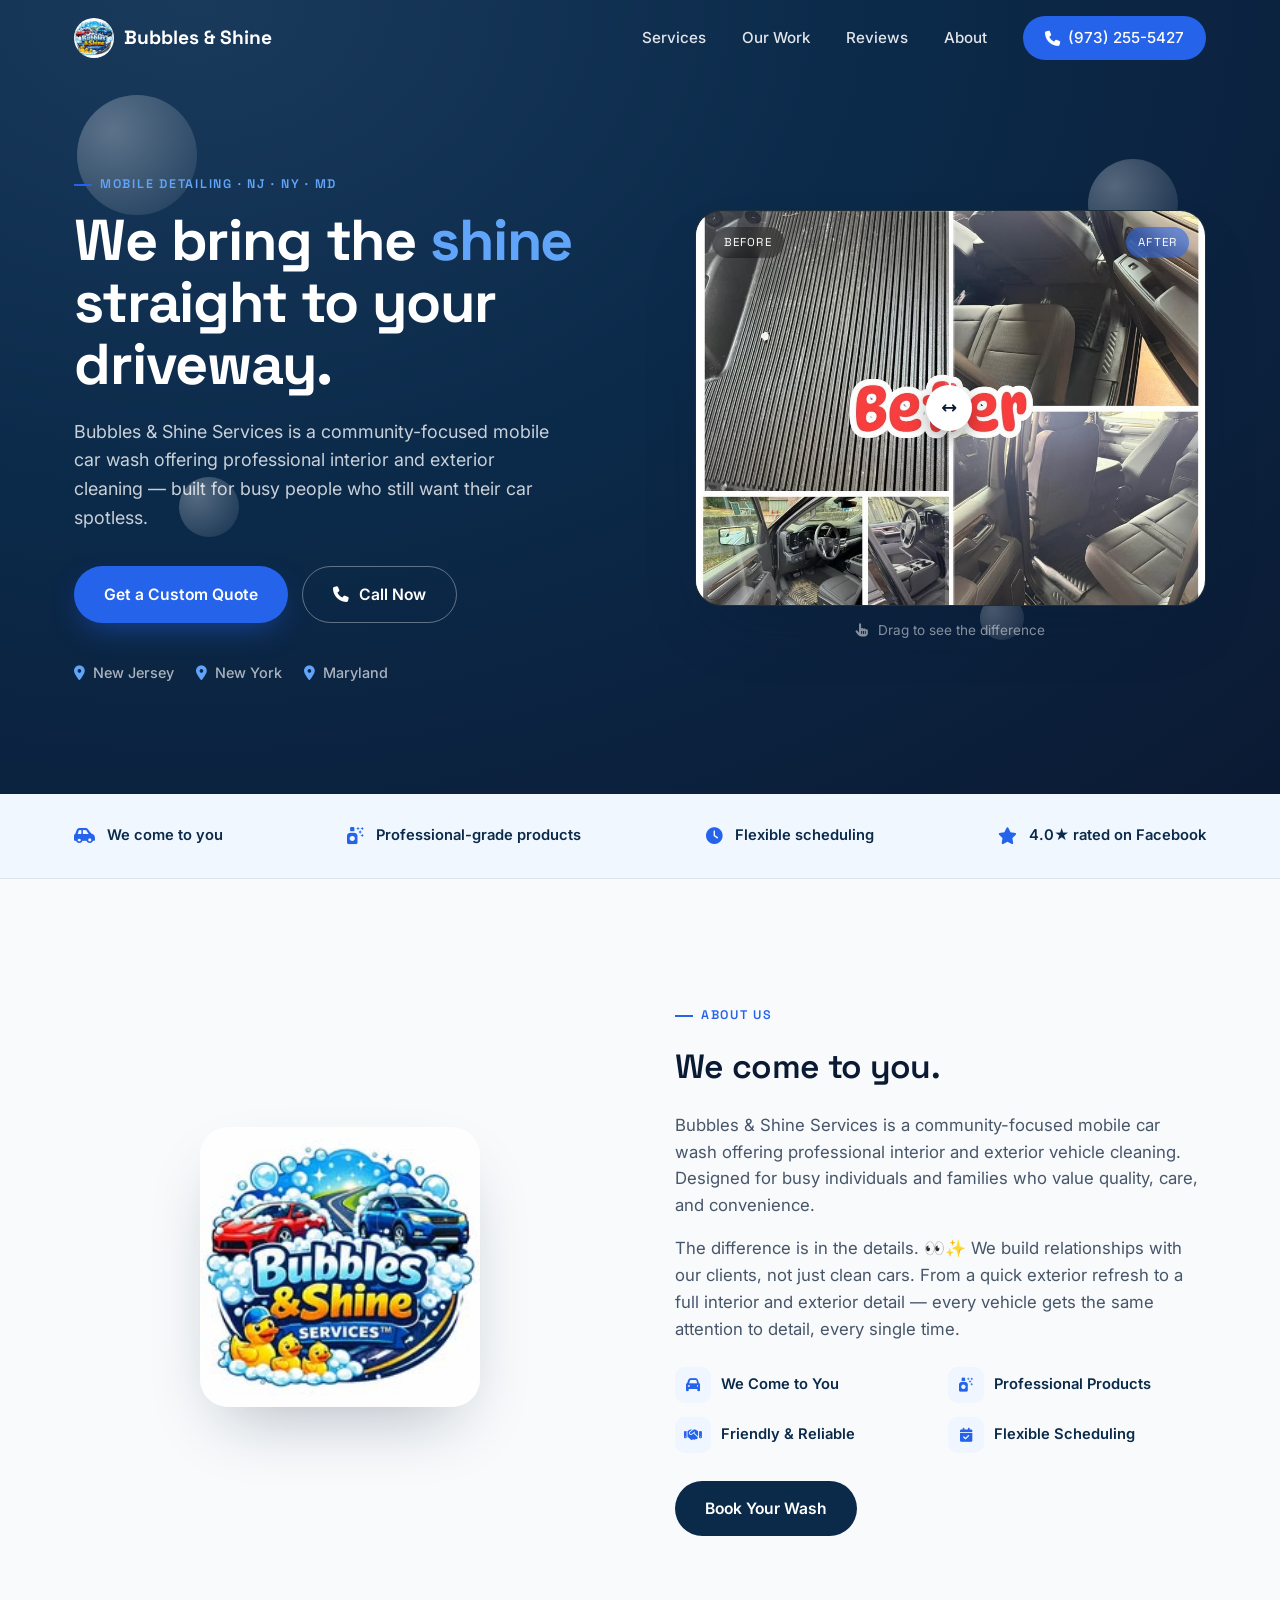
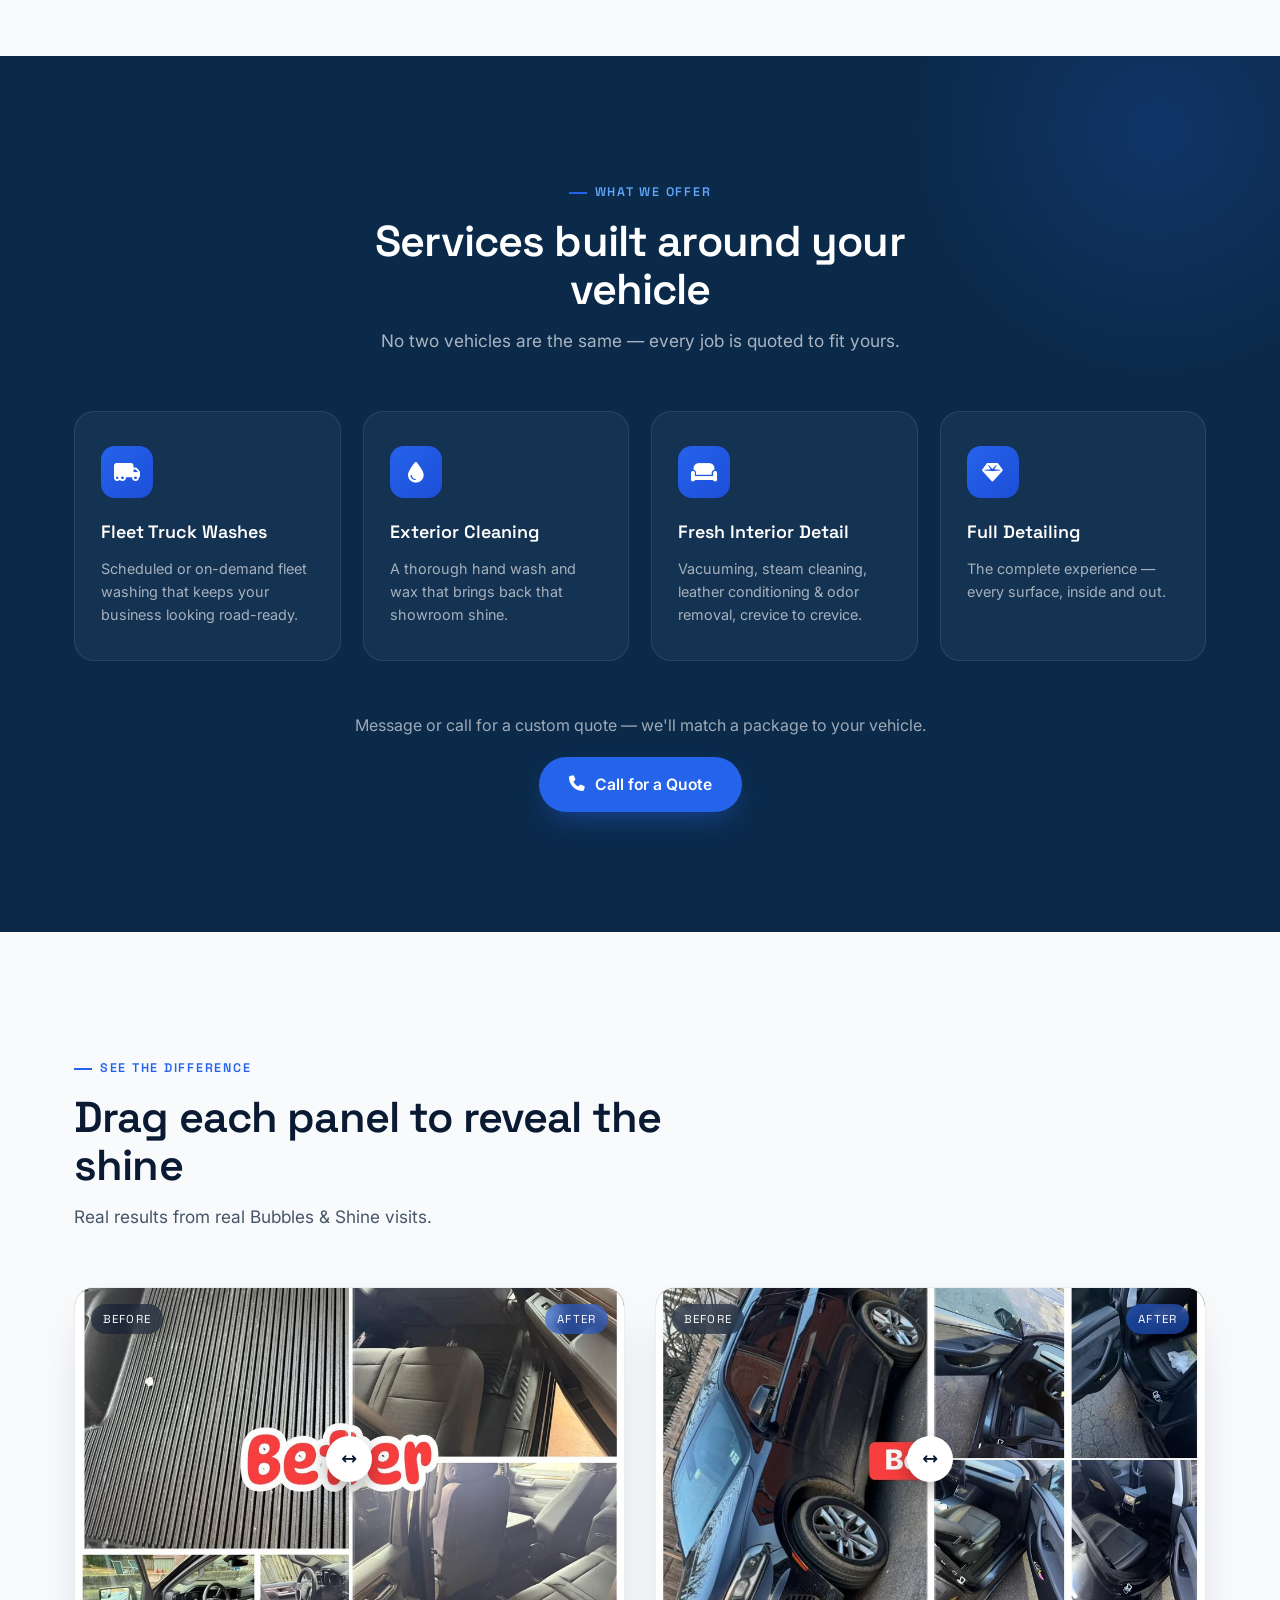
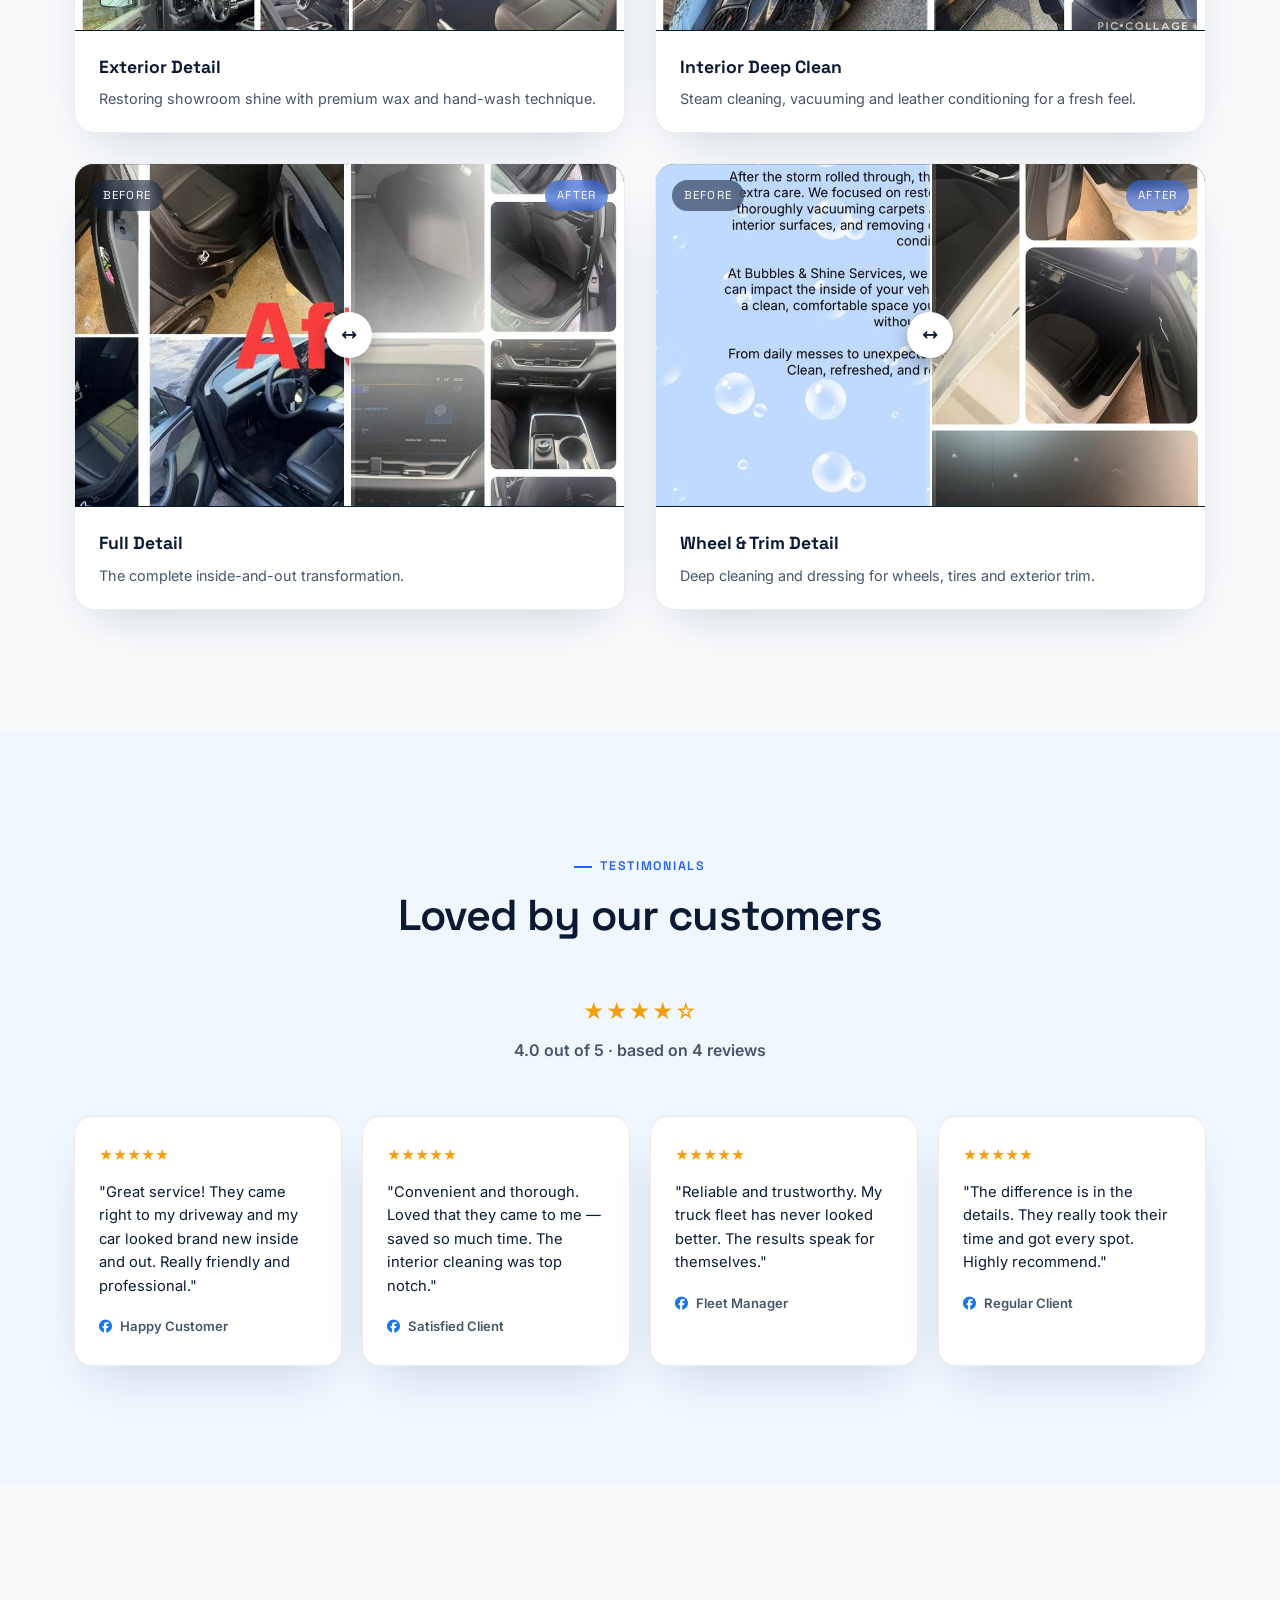
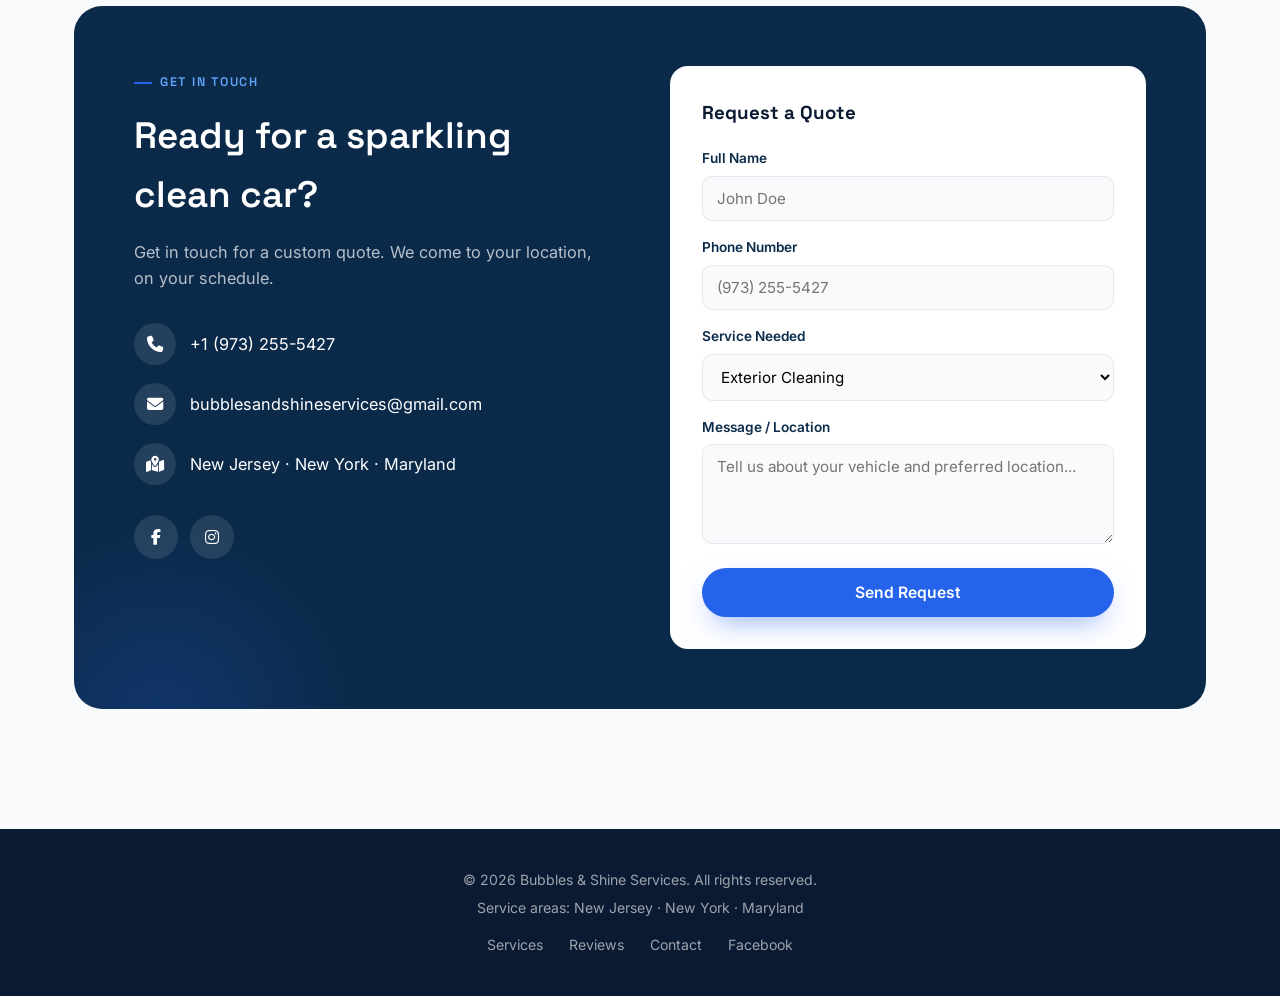
<file: index.html>
<!DOCTYPE html>
<html lang="en">
<head>
    <meta charset="UTF-8" />
    <meta name="viewport" content="width=device-width, initial-scale=1.0" />
    <title>Bubbles & Shine Services | Mobile Car Wash in NJ, NY & MD</title>
    <meta name="description" content="Community-focused mobile car wash offering professional interior and exterior vehicle cleaning in New Jersey, New York & Maryland. We come to you." />

    <link rel="icon" type="image/jpeg" href="/favicon.ico">

    <link rel="preconnect" href="https://fonts.googleapis.com" />
    <link rel="preconnect" href="https://fonts.gstatic.com" crossorigin />
    <link href="https://fonts.googleapis.com/css2?family=Space+Grotesk:wght@400;500;600;700&family=Inter:wght@400;500;600;700;800&display=swap" rel="stylesheet" />
    <link rel="stylesheet" href="https://cdnjs.cloudflare.com/ajax/libs/font-awesome/6.4.0/css/all.min.css" />

    <style>
        /* ── reset & vars ── blue & white theme */
        :root {
            --ink: #0B1A33;
            --marine: #0B2A4A;
            --marine-2: #123B5E;
            --blue: #2563EB;
            --blue-dim: #1D4ED8;
            --blue-light: #DBEAFE;
            --blue-bg: #EFF6FF;
            --coral: #2563EB;
            --foam: #F0F7FF;
            --paper: #F8FAFC;
            --slate: #475569;
            --line: rgba(11, 26, 51, 0.08);
            --shadow: 0 20px 50px -20px rgba(11, 26, 51, 0.20);
            --shadow-lg: 0 30px 70px -25px rgba(11, 26, 51, 0.30);
        }

        * {
            margin: 0;
            padding: 0;
            box-sizing: border-box;
        }
        html {
            scroll-behavior: smooth;
        }
        body {
            font-family: 'Inter', sans-serif;
            color: var(--ink);
            background: var(--paper);
            line-height: 1.6;
            -webkit-font-smoothing: antialiased;
            overflow-x: hidden;
        }
        h1,
        h2,
        h3,
        h4,
        .display {
            font-family: 'Space Grotesk', sans-serif;
        }
        img,
        svg {
            display: block;
            max-width: 100%;
        }
        a {
            color: inherit;
            text-decoration: none;
        }
        .container {
            max-width: 1180px;
            margin: 0 auto;
            padding: 0 24px;
        }

        .eyebrow {
            display: inline-flex;
            align-items: center;
            gap: 8px;
            font-family: 'Space Grotesk', sans-serif;
            font-size: .78rem;
            letter-spacing: .14em;
            text-transform: uppercase;
            color: var(--blue);
            font-weight: 600;
            margin-bottom: 14px;
        }
        .eyebrow::before {
            content: '';
            width: 18px;
            height: 2px;
            background: var(--blue);
            display: inline-block;
        }

        .btn {
            display: inline-flex;
            align-items: center;
            justify-content: center;
            gap: 10px;
            padding: 15px 30px;
            border-radius: 100px;
            font-weight: 600;
            font-size: .98rem;
            text-decoration: none;
            border: none;
            cursor: pointer;
            font-family: 'Inter', sans-serif;
            transition: transform .25s cubic-bezier(.2, .8, .2, 1), box-shadow .25s ease, background .25s ease;
        }
        .btn-blue {
            background: var(--blue);
            color: #fff;
            box-shadow: 0 12px 30px -10px rgba(37, 99, 235, .55);
        }
        .btn-blue:hover {
            transform: translateY(-3px);
            box-shadow: 0 18px 36px -10px rgba(37, 99, 235, .65);
        }
        .btn-ghost {
            background: transparent;
            color: #fff;
            border: 1.5px solid rgba(255, 255, 255, .35);
        }
        .btn-ghost:hover {
            background: rgba(255, 255, 255, .1);
            border-color: #fff;
            transform: translateY(-3px);
        }
        .btn-dark {
            background: var(--marine);
            color: #fff;
        }
        .btn-dark:hover {
            background: var(--ink);
            transform: translateY(-3px);
        }

        .section-head {
            max-width: 640px;
            margin-bottom: 56px;
        }
        .section-head.center {
            margin-left: auto;
            margin-right: auto;
            text-align: center;
        }
        .section-head h2 {
            font-size: clamp(2rem, 4vw, 2.7rem);
            font-weight: 600;
            letter-spacing: -.02em;
            line-height: 1.12;
        }
        .section-head p {
            color: var(--slate);
            font-size: 1.08rem;
            margin-top: 14px;
        }

        /* ── header ── */
        header {
            position: fixed;
            top: 0;
            width: 100%;
            z-index: 1000;
            padding: 16px 0;
            transition: background .3s ease, box-shadow .3s ease, padding .3s ease;
        }
        header.scrolled {
            background: rgba(255, 255, 255, 0.92);
            backdrop-filter: blur(14px);
            box-shadow: 0 1px 0 var(--line);
            padding: 12px 0;
        }
        nav {
            display: flex;
            align-items: center;
            justify-content: space-between;
        }
        .logo {
            display: flex;
            align-items: center;
            gap: 10px;
            font-family: 'Space Grotesk', sans-serif;
            font-weight: 700;
            font-size: 1.2rem;
            color: var(--ink);
        }
        header:not(.scrolled) .logo {
            color: #fff;
        }
        .logo-mark {
            width: 40px;
            height: 40px;
            flex-shrink: 0;
            border-radius: 50%;
            object-fit: cover;
        }
        .nav-links {
            display: flex;
            list-style: none;
            gap: 36px;
            align-items: center;
        }
        .nav-links a {
            font-weight: 500;
            font-size: .95rem;
            color: var(--ink);
            position: relative;
        }
        header:not(.scrolled) .nav-links a:not(.nav-cta) {
            color: rgba(255, 255, 255, .88);
        }
        .nav-links a:not(.nav-cta)::after {
            content: '';
            position: absolute;
            left: 0;
            bottom: -6px;
            width: 0;
            height: 1.5px;
            background: var(--blue);
            transition: width .25s ease;
        }
        .nav-links a:not(.nav-cta):hover::after {
            width: 100%;
        }
        .nav-cta {
            background: var(--blue);
            color: #fff !important;
            padding: 10px 22px;
            border-radius: 100px;
            font-weight: 600;
            display: flex;
            align-items: center;
            gap: 8px;
        }
        .mobile-menu-btn {
            display: none;
            background: none;
            border: none;
            font-size: 1.4rem;
            cursor: pointer;
            color: inherit;
        }
        header:not(.scrolled) .mobile-menu-btn {
            color: #fff;
        }

        /* ── hero ── */
        .hero {
            position: relative;
            overflow: hidden;
            background: radial-gradient(120% 140% at 15% 0%, #1A3A5C 0%, var(--marine) 45%, var(--ink) 100%);
            padding: 168px 0 110px;
            color: #fff;
        }
        .bubble {
            position: absolute;
            border-radius: 50%;
            background: radial-gradient(circle at 30% 30%, rgba(255, 255, 255, .30), rgba(255, 255, 255, .04));
            animation: float 14s ease-in-out infinite;
        }
        @keyframes float {
            0%,
            100% {
                transform: translateY(0) translateX(0);
            }
            50% {
                transform: translateY(-30px) translateX(12px);
            }
        }
        .hero-grid {
            display: grid;
            grid-template-columns: 1.05fr .95fr;
            gap: 56px;
            align-items: center;
            position: relative;
            z-index: 2;
        }
        .hero h1 {
            font-size: clamp(2.4rem, 4.6vw, 3.6rem);
            font-weight: 700;
            letter-spacing: -.02em;
            line-height: 1.08;
            margin-bottom: 22px;
        }
        .hero h1 em {
            font-style: normal;
            color: #60A5FA;
        }
        .hero p {
            font-size: 1.12rem;
            color: rgba(255, 255, 255, .78);
            max-width: 480px;
            margin-bottom: 34px;
        }
        .hero-buttons {
            display: flex;
            gap: 14px;
            flex-wrap: wrap;
            margin-bottom: 38px;
        }
        .hero-locations {
            display: flex;
            gap: 22px;
            flex-wrap: wrap;
        }
        .hero-locations span {
            display: flex;
            align-items: center;
            gap: 8px;
            font-size: .9rem;
            color: rgba(255, 255, 255, .65);
            font-weight: 500;
        }
        .hero-locations i {
            color: #60A5FA;
        }

        /* ── real-image before/after slider (hero + work share this) ── */
        .slider-container {
            position: relative;
            border-radius: 26px;
            overflow: hidden;
            background: #0A1D2B;
            border: 1px solid rgba(255, 255, 255, .08);
            box-shadow: var(--shadow-lg);
            aspect-ratio: 4/3.1;
            user-select: none;
        }
        .slider-container .layer {
            position: absolute;
            inset: 0;
            display: flex;
            align-items: center;
            justify-content: center;
        }
        .slider-container .layer img {
            width: 100%;
            height: 100%;
            object-fit: cover;
            display: block;
        }
        .slider-container .after-layer {
            clip-path: inset(0 50% 0 0);
            transition: clip-path .05s linear;
        }
        .slider-tag {
            position: absolute;
            top: 16px;
            font-family: 'Space Grotesk', sans-serif;
            font-size: .72rem;
            letter-spacing: .1em;
            text-transform: uppercase;
            padding: 6px 12px;
            border-radius: 100px;
            background: rgba(0, 0, 0, .35);
            backdrop-filter: blur(6px);
            color: #fff;
            z-index: 3;
            pointer-events: none;
        }
        .slider-tag.before {
            left: 16px;
        }
        .slider-tag.after {
            right: 16px;
            background: rgba(37, 99, 235, .55);
        }
        .slider-handle {
            position: absolute;
            top: 0;
            bottom: 0;
            left: 50%;
            width: 0;
            transform: translateX(-1px);
            cursor: ew-resize;
            z-index: 5;
        }
        .slider-line {
            position: absolute;
            top: 0;
            bottom: 0;
            left: 0;
            width: 2px;
            background: #fff;
            box-shadow: 0 0 0 4px rgba(255, 255, 255, .15);
        }
        .slider-grip {
            position: absolute;
            top: 50%;
            left: 50%;
            transform: translate(-50%, -50%);
            width: 46px;
            height: 46px;
            border-radius: 50%;
            background: #fff;
            display: flex;
            align-items: center;
            justify-content: center;
            color: var(--ink);
            box-shadow: 0 8px 20px rgba(0, 0, 0, .3);
            font-size: .9rem;
        }
        .slider-caption {
            display: flex;
            align-items: center;
            gap: 10px;
            color: rgba(255, 255, 255, .55);
            font-size: .85rem;
            margin-top: 14px;
            justify-content: center;
        }

        /* ── trust ── */
        .trust {
            background: var(--foam);
            padding: 30px 0;
            border-bottom: 1px solid var(--line);
        }
        .trust-row {
            display: flex;
            justify-content: space-between;
            flex-wrap: wrap;
            gap: 22px;
        }
        .trust-item {
            display: flex;
            align-items: center;
            gap: 12px;
            font-size: .92rem;
            font-weight: 600;
            color: var(--marine);
        }
        .trust-item i {
            color: var(--blue);
            font-size: 1.05rem;
        }

        /* ── about ── */
        .about {
            padding: 120px 0;
            background: var(--paper);
        }
        .about-grid {
            display: grid;
            grid-template-columns: 1fr 1fr;
            gap: 70px;
            align-items: center;
        }
        .about-image {
            display: flex;
            justify-content: center;
            align-items: center;
        }
        .about-image img {
            width: 280px;
            height: 280px;
            object-fit: cover;
            border-radius: 28px;
            box-shadow: var(--shadow-lg);
        }
        .about-text p {
            color: var(--slate);
            margin-bottom: 16px;
            font-size: 1.05rem;
        }
        .about-features {
            display: grid;
            grid-template-columns: 1fr 1fr;
            gap: 14px;
            margin: 24px 0 28px;
        }
        .about-feature {
            display: flex;
            align-items: center;
            gap: 10px;
            font-size: .92rem;
            font-weight: 600;
            color: var(--marine);
        }
        .about-feature i {
            width: 36px;
            height: 36px;
            border-radius: 10px;
            background: var(--blue-bg);
            color: var(--blue);
            display: flex;
            align-items: center;
            justify-content: center;
            flex-shrink: 0;
            font-size: .88rem;
        }
        .features-grid {
            display: grid;
            grid-template-columns: 1fr 1fr;
            gap: 22px;
            margin-top: 20px;
        }
        .feature-item {
            display: flex;
            gap: 14px;
            align-items: flex-start;
            padding: 20px;
            border-radius: 16px;
            transition: background .25s ease;
        }
        .feature-item:hover {
            background: var(--blue-bg);
        }
        .feature-icon {
            width: 44px;
            height: 44px;
            border-radius: 12px;
            background: linear-gradient(135deg, var(--blue), var(--blue-dim));
            color: #fff;
            display: flex;
            align-items: center;
            justify-content: center;
            flex-shrink: 0;
            font-size: 1.05rem;
        }
        .feature-item h4 {
            font-family: 'Space Grotesk', sans-serif;
            font-size: 1rem;
            margin-bottom: 4px;
        }
        .feature-item p {
            font-size: .88rem;
            color: var(--slate);
        }

        /* ── services ── */
        .services {
            padding: 120px 0;
            background: var(--marine);
            color: #fff;
            position: relative;
            overflow: hidden;
        }
        .services::before {
            content: '';
            position: absolute;
            top: -20%;
            right: -10%;
            width: 500px;
            height: 500px;
            background: radial-gradient(circle, rgba(37, 99, 235, .18), transparent 70%);
        }
        .services .section-head h2 {
            color: #fff;
        }
        .services .section-head p {
            color: rgba(255, 255, 255, .65);
        }
        .services-grid {
            display: grid;
            grid-template-columns: repeat(4, 1fr);
            gap: 22px;
            position: relative;
            z-index: 1;
        }
        .service-card {
            background: rgba(255, 255, 255, .04);
            border: 1px solid rgba(255, 255, 255, .09);
            border-radius: 20px;
            padding: 34px 26px;
            transition: all .35s cubic-bezier(.2, .8, .2, 1);
            position: relative;
            overflow: hidden;
        }
        .service-card::after {
            content: '';
            position: absolute;
            inset: 0;
            background: linear-gradient(115deg, transparent 40%, rgba(255, 255, 255, .12) 50%, transparent 60%);
            transform: translateX(-120%);
            transition: transform .7s ease;
        }
        .service-card:hover::after {
            transform: translateX(120%);
        }
        .service-card:hover {
            background: rgba(255, 255, 255, .08);
            border-color: rgba(37, 99, 235, .5);
            transform: translateY(-8px);
        }
        .service-icon {
            width: 52px;
            height: 52px;
            border-radius: 14px;
            background: linear-gradient(135deg, var(--blue), var(--blue-dim));
            display: flex;
            align-items: center;
            justify-content: center;
            font-size: 1.3rem;
            margin-bottom: 20px;
        }
        .service-card h3 {
            font-size: 1.12rem;
            margin-bottom: 10px;
            font-weight: 600;
        }
        .service-card p {
            font-size: .9rem;
            color: rgba(255, 255, 255, .62);
        }
        .services-cta {
            text-align: center;
            margin-top: 52px;
            position: relative;
            z-index: 1;
        }
        .services-cta p {
            color: rgba(255, 255, 255, .6);
            margin-bottom: 18px;
        }

        /* ── work gallery (now uses same slider as hero) ── */
        .work {
            padding: 120px 0;
            background: var(--paper);
        }
        .work-grid {
            display: grid;
            grid-template-columns: repeat(2, 1fr);
            gap: 30px;
        }
        .work-item {
            border-radius: 20px;
            overflow: hidden;
            border: 1px solid var(--line);
            background: #fff;
            box-shadow: var(--shadow);
        }
        .work-item .slider-container {
            border-radius: 0;
            border: none;
            box-shadow: none;
            aspect-ratio: 16/10;
            border-bottom: 1px solid var(--line);
        }
        .work-item .slider-container .slider-tag {
            background: rgba(11, 26, 51, .55);
        }
        .work-item .slider-container .slider-tag.after {
            background: rgba(37, 99, 235, .55);
        }
        .work-info {
            padding: 22px 24px;
        }
        .work-info h3 {
            font-size: 1.1rem;
            margin-bottom: 6px;
        }
        .work-info p {
            color: var(--slate);
            font-size: .9rem;
        }

        /* ── reviews ── */
        .reviews {
            padding: 120px 0;
            background: var(--foam);
        }
        .rating-summary {
            text-align: center;
            margin-bottom: 52px;
        }
        .stars {
            color: #F59E0B;
            font-size: 1.3rem;
            margin-bottom: 10px;
            letter-spacing: 2px;
        }
        .rating-summary p {
            color: var(--slate);
            font-weight: 600;
        }
        .reviews-grid {
            display: grid;
            grid-template-columns: repeat(4, 1fr);
            gap: 20px;
        }
        .review-card {
            background: #fff;
            padding: 28px 24px;
            border-radius: 18px;
            border: 1px solid var(--line);
            box-shadow: var(--shadow);
        }
        .review-stars {
            color: #F59E0B;
            margin-bottom: 14px;
            font-size: .85rem;
        }
        .review-text {
            font-size: .92rem;
            color: var(--ink);
            margin-bottom: 18px;
        }
        .reviewer {
            font-size: .82rem;
            font-weight: 600;
            color: var(--slate);
            display: flex;
            align-items: center;
            gap: 8px;
        }
        .reviewer i {
            color: #1877F2;
        }

        /* ── contact ── */
        .contact {
            padding: 120px 0;
            background: var(--paper);
        }
        .contact-container {
            background: linear-gradient(135deg, var(--marine), #0B2A4A);
            border-radius: 28px;
            padding: 60px;
            color: #fff;
            display: grid;
            grid-template-columns: 1fr 1fr;
            gap: 60px;
            position: relative;
            overflow: hidden;
        }
        .contact-container::before {
            content: '';
            position: absolute;
            bottom: -30%;
            left: -10%;
            width: 400px;
            height: 400px;
            background: radial-gradient(circle, rgba(37, 99, 235, .2), transparent 70%);
        }
        .contact-info {
            position: relative;
            z-index: 1;
        }
        .contact-info h2 {
            font-size: clamp(1.8rem, 3vw, 2.3rem);
            margin-bottom: 14px;
            font-weight: 600;
        }
        .contact-info>p {
            color: rgba(255, 255, 255, .7);
            margin-bottom: 32px;
            font-size: 1.02rem;
        }
        .contact-details {
            display: flex;
            flex-direction: column;
            gap: 18px;
        }
        .contact-item {
            display: flex;
            align-items: center;
            gap: 14px;
            font-size: 1.02rem;
            min-width: 0;
        }
        .contact-item i {
            width: 42px;
            height: 42px;
            background: rgba(255, 255, 255, .1);
            border-radius: 50%;
            display: flex;
            align-items: center;
            justify-content: center;
            flex-shrink: 0;
        }
        .contact-item a {
            color: #fff;
        }
        .social-links {
            display: flex;
            gap: 12px;
            margin-top: 30px;
        }
        .social-links a {
            width: 44px;
            height: 44px;
            background: rgba(255, 255, 255, .1);
            border-radius: 50%;
            display: flex;
            align-items: center;
            justify-content: center;
            color: #fff;
            transition: .25s;
        }
        .social-links a:hover {
            background: var(--blue);
            transform: translateY(-3px);
        }
        .contact-form {
            background: #fff;
            border-radius: 18px;
            padding: 32px;
            color: var(--ink);
            position: relative;
            z-index: 1;
            overflow: hidden;
        }
        @media (max-width: 480px) {
            .contact-form {
                padding: 24px 18px;
            }
            .form-group input,
            .form-group select,
            .form-group textarea {
                padding: 11px 12px;
                font-size: 16px; /* prevents iOS zoom on focus */
                min-width: 0; /* override any browser default min-width */
            }
            .contact-form h3 {
                font-size: 1.2rem;
                margin-bottom: 16px;
            }
        }
        .contact-form h3 {
            font-family: 'Space Grotesk', sans-serif;
            margin-bottom: 20px;
        }
        .form-group {
            margin-bottom: 16px;
        }
        .form-group label {
            display: block;
            font-size: .85rem;
            font-weight: 600;
            margin-bottom: 6px;
            color: var(--marine);
        }
        .form-group input,
        .form-group select,
        .form-group textarea {
            width: 100%;
            padding: 12px 14px;
            border: 1.5px solid var(--line);
            border-radius: 10px;
            font-family: 'Inter', sans-serif;
            font-size: .95rem;
            transition: border-color .2s;
            background: var(--paper);
        }
        .form-group input:focus,
        .form-group select:focus,
        .form-group textarea:focus {
            outline: none;
            border-color: var(--blue);
        }
        .form-group textarea {
            min-height: 100px;
            resize: vertical;
        }

        /* ── footer ── */
        footer {
            background: var(--ink);
            color: rgba(255, 255, 255, .6);
            padding: 40px 0;
            text-align: center;
            font-size: .88rem;
        }
        .footer-links {
            display: flex;
            justify-content: center;
            gap: 26px;
            margin-top: 14px;
        }
        .footer-links a {
            color: rgba(255, 255, 255, .6);
        }
        .footer-links a:hover {
            color: #fff;
        }

        /* ── responsive ── */
        @media (max-width: 968px) {
            .hero-grid,
            .about-grid,
            .contact-container {
                grid-template-columns: 1fr;
            }
            .services-grid,
            .work-grid,
            .reviews-grid {
                grid-template-columns: repeat(2, 1fr);
            }
            .contact-container {
                padding: 36px;
                gap: 40px;
            }
        }
        @media (max-width: 560px) {
            .about {
                padding: 80px 0;
            }
            .about-grid {
                gap: 40px;
                text-align: center;
            }
            .about-image img {
                width: 180px;
                height: 180px;
                border-radius: 22px;
            }
            .about-text .eyebrow {
                justify-content: center;
            }
            .about-text h3 {
                font-size: 1.6rem !important;
            }
            .about-features {
                grid-template-columns: 1fr;
                gap: 10px;
            }
            .about-feature {
                justify-content: center;
            }
            .about-text .btn {
                width: 100%;
            }
            .contact {
                padding: 80px 0;
            }
            .contact-container {
                padding: 24px 16px;
                border-radius: 20px;
                gap: 28px;
                overflow: hidden;
            }
            .contact-info h2 {
                font-size: 1.4rem;
            }
            .contact-info > p {
                font-size: .92rem;
                margin-bottom: 20px;
            }
            .contact-details {
                gap: 12px;
            }
            .contact-item {
                font-size: .9rem;
                gap: 10px;
            }
            .contact-item i {
                width: 34px;
                height: 34px;
                font-size: .85rem;
            }
            .contact-item a,
            .contact-item span {
                word-break: break-word;
                min-width: 0;
            }
            .social-links {
                margin-top: 20px;
            }
            .social-links a {
                width: 38px;
                height: 38px;
            }
        }
        @media (max-width: 768px) {
            .nav-links {
                position: fixed;
                top: 64px;
                left: 0;
                right: 0;
                background: #fff;
                flex-direction: column;
                padding: 24px;
                box-shadow: var(--shadow);
                display: none;
                gap: 18px;
            }
            .nav-links.open {
                display: flex;
            }
            .nav-links a {
                color: var(--ink) !important;
            }
            .mobile-menu-btn {
                display: block;
            }
            .hero {
                padding: 130px 0 70px;
            }
            .features-grid,
            .services-grid,
            .work-grid,
            .reviews-grid {
                grid-template-columns: 1fr;
            }
            .hero-buttons {
                flex-direction: column;
                align-items: stretch;
            }
        }
        @media (prefers-reduced-motion: reduce) {
            * {
                animation: none !important;
                transition: none !important;
            }
        }
    </style>
</head>

<body>

    <header id="siteHeader">
        <div class="container">
            <nav>
                <a href="#top" class="logo">
                    <img class="logo-mark" src="/assets/_fetched/bubbles/logo.jpg?v=bubbles" alt="Bubbles & Shine Services" width="40" height="40">
                    Bubbles &amp; Shine
                </a>
                <ul class="nav-links" id="navLinks">
                    <li><a href="#services">Services</a></li>
                    <li><a href="#work">Our Work</a></li>
                    <li><a href="#reviews">Reviews</a></li>
                    <li><a href="#about">About</a></li>
                    <li><a href="#contact" class="nav-cta"><i class="fa-solid fa-phone"></i> (973) 255-5427</a></li>
                </ul>
                <button class="mobile-menu-btn" id="menuBtn"><i class="fa-solid fa-bars"></i></button>
            </nav>
        </div>
    </header>

    <!-- ─── HERO ─── -->
    <section class="hero" id="top">
        <div class="bubble" style="width:120px;height:120px;top:12%;left:6%;"></div>
        <div class="bubble" style="width:60px;height:60px;top:60%;left:14%;animation-delay:2s;"></div>
        <div class="bubble" style="width:90px;height:90px;top:20%;right:8%;animation-delay:4s;"></div>
        <div class="bubble" style="width:44px;height:44px;top:75%;right:20%;animation-delay:1s;"></div>
        <div class="container">
            <div class="hero-grid">
                <div>
                    <span class="eyebrow" style="color:#60A5FA;">Mobile Detailing · NJ · NY · MD</span>
                    <h1>We bring the <em>shine</em><br />straight to your driveway.</h1>
                    <p>Bubbles &amp; Shine Services is a community-focused mobile car wash offering professional interior and exterior cleaning &mdash; built for busy people who still want their car spotless.</p>
                    <div class="hero-buttons">
                        <a href="#contact" class="btn btn-blue">Get a Custom Quote</a>
                        <a href="tel:+19732555427" class="btn btn-ghost"><i class="fa-solid fa-phone"></i> Call Now</a>
                    </div>
                    <div class="hero-locations">
                        <span><i class="fa-solid fa-location-dot"></i> New Jersey</span>
                        <span><i class="fa-solid fa-location-dot"></i> New York</span>
                        <span><i class="fa-solid fa-location-dot"></i> Maryland</span>
                    </div>
                </div>

                <div>
                    <div class="slider-container" id="heroDemo">
                        <span class="slider-tag before">Before</span>
                        <span class="slider-tag after">After</span>
                        <div class="layer before">
                            <img
                            src="/assets/_fetched/bubbles/photos/work-2.jpg"
                            alt="Before detailing"
                            loading="lazy"
                            />
                        </div>
                        <div class="layer after-layer" id="heroAfter">
                            <img
                            src="/assets/_fetched/bubbles/photos/work-1.jpg"
                            alt="After detailing — sparkling clean"
                            loading="lazy"
                            />
                        </div>
                        <div class="slider-handle" id="heroHandle">
                            <div class="slider-line"></div>
                            <div class="slider-grip"><i class="fa-solid fa-arrows-left-right"></i></div>
                        </div>
                    </div>
                    <div class="slider-caption"><i class="fa-solid fa-hand-pointer"></i> Drag to see the difference</div>
                </div>
            </div>
        </div>
    </section>

    <!-- ─── TRUST ─── -->
    <section class="trust">
        <div class="container trust-row">
            <div class="trust-item"><i class="fa-solid fa-car-side"></i> We come to you</div>
            <div class="trust-item"><i class="fa-solid fa-spray-can-sparkles"></i> Professional-grade products</div>
            <div class="trust-item"><i class="fa-solid fa-clock"></i> Flexible scheduling</div>
            <div class="trust-item"><i class="fa-solid fa-star"></i> 4.0★ rated on Facebook</div>
        </div>
    </section>

    <!-- ─── ABOUT ─── -->
    <section class="about" id="about">
        <div class="container about-grid">
            <div class="about-image">
                <img src="/assets/_fetched/bubbles/logo.jpg" alt="Bubbles & Shine Services" />
            </div>
            <div class="about-text">
                <span class="eyebrow">About Us</span>
                <h3 style="font-size:2.1rem;font-weight:600;letter-spacing:-.02em;margin-bottom:18px;">We come to you.</h3>
                <p>Bubbles &amp; Shine Services is a community-focused mobile car wash offering professional interior and exterior vehicle cleaning. Designed for busy individuals and families who value quality, care, and convenience.</p>
                <p>The difference is in the details. &#128064;&#10024; We build relationships with our clients, not just clean cars. From a quick exterior refresh to a full interior and exterior detail &mdash; every vehicle gets the same attention to detail, every single time.</p>
                <div class="about-features">
                    <div class="about-feature"><i class="fa-solid fa-car"></i><span>We Come to You</span></div>
                    <div class="about-feature"><i class="fa-solid fa-spray-can-sparkles"></i><span>Professional Products</span></div>
                    <div class="about-feature"><i class="fa-solid fa-handshake"></i><span>Friendly &amp; Reliable</span></div>
                    <div class="about-feature"><i class="fa-solid fa-calendar-check"></i><span>Flexible Scheduling</span></div>
                </div>
                <a href="#contact" class="btn btn-dark">Book Your Wash</a>
            </div>
        </div>
    </section>

    <!-- ─── SERVICES ─── -->
    <section class="services" id="services">
        <div class="container">
            <div class="section-head center" style="margin-left:auto;margin-right:auto;">
                <span class="eyebrow" style="color:#60A5FA;justify-content:center;display:inline-flex;">What We Offer</span>
                <h2>Services built around your vehicle</h2>
                <p>No two vehicles are the same &mdash; every job is quoted to fit yours.</p>
            </div>
            <div class="services-grid">
                <div class="service-card">
                    <div class="service-icon"><i class="fa-solid fa-truck-moving"></i></div>
                    <h3>Fleet Truck Washes</h3>
                    <p>Scheduled or on-demand fleet washing that keeps your business looking road-ready.</p>
                </div>
                <div class="service-card">
                    <div class="service-icon"><i class="fa-solid fa-droplet"></i></div>
                    <h3>Exterior Cleaning</h3>
                    <p>A thorough hand wash and wax that brings back that showroom shine.</p>
                </div>
                <div class="service-card">
                    <div class="service-icon"><i class="fa-solid fa-couch"></i></div>
                    <h3>Fresh Interior Detail</h3>
                    <p>Vacuuming, steam cleaning, leather conditioning &amp; odor removal, crevice to crevice.</p>
                </div>
                <div class="service-card">
                    <div class="service-icon"><i class="fa-solid fa-gem"></i></div>
                    <h3>Full Detailing</h3>
                    <p>The complete experience &mdash; every surface, inside and out.</p>
                </div>
            </div>
            <div class="services-cta">
                <p>Message or call for a custom quote &mdash; we'll match a package to your vehicle.</p>
                <a href="tel:+19732555427" class="btn btn-blue"><i class="fa-solid fa-phone"></i> Call for a Quote</a>
            </div>
        </div>
    </section>

    <!-- ─── WORK (now uses same slider as hero) ─── -->
    <section class="work" id="work">
        <div class="container">
            <div class="section-head">
                <span class="eyebrow">See The Difference</span>
                <h2>Drag each panel to reveal the shine</h2>
                <p>Real results from real Bubbles &amp; Shine visits.</p>
            </div>
            <div class="work-grid" id="workGrid">
                <!-- injected by JS -->
            </div>
        </div>
    </section>

    <!-- ─── REVIEWS ─── -->
    <section class="reviews" id="reviews">
        <div class="container">
            <div class="section-head center" style="margin-left:auto;margin-right:auto;">
                <span class="eyebrow" style="justify-content:center;display:inline-flex;">Testimonials</span>
                <h2>Loved by our customers</h2>
            </div>
            <div class="rating-summary">
                <div class="stars">★★★★☆</div>
                <p>4.0 out of 5 &middot; based on 4 reviews</p>
            </div>
            <div class="reviews-grid">
                <div class="review-card">
                    <div class="review-stars">★★★★★</div>
                    <p class="review-text">"Great service! They came right to my driveway and my car looked brand new inside and out. Really friendly and professional."</p>
                    <div class="reviewer"><i class="fa-brands fa-facebook"></i> Happy Customer</div>
                </div>
                <div class="review-card">
                    <div class="review-stars">★★★★★</div>
                    <p class="review-text">"Convenient and thorough. Loved that they came to me &mdash; saved so much time. The interior cleaning was top notch."</p>
                    <div class="reviewer"><i class="fa-brands fa-facebook"></i> Satisfied Client</div>
                </div>
                <div class="review-card">
                    <div class="review-stars">★★★★★</div>
                    <p class="review-text">"Reliable and trustworthy. My truck fleet has never looked better. The results speak for themselves."</p>
                    <div class="reviewer"><i class="fa-brands fa-facebook"></i> Fleet Manager</div>
                </div>
                <div class="review-card">
                    <div class="review-stars">★★★★★</div>
                    <p class="review-text">"The difference is in the details. They really took their time and got every spot. Highly recommend."</p>
                    <div class="reviewer"><i class="fa-brands fa-facebook"></i> Regular Client</div>
                </div>
            </div>
        </div>
    </section>

    <!-- ─── CONTACT ─── -->
    <section class="contact" id="contact">
        <div class="container">
            <div class="contact-container">
                <div class="contact-info">
                    <span class="eyebrow" style="color:#60A5FA;">Get In Touch</span>
                    <h2>Ready for a sparkling clean car?</h2>
                    <p>Get in touch for a custom quote. We come to your location, on your schedule.</p>
                    <div class="contact-details">
                        <div class="contact-item"><i class="fa-solid fa-phone"></i><a href="tel:+19732555427">+1 (973) 255-5427</a></div>
                        <div class="contact-item"><i class="fa-solid fa-envelope"></i><a href="mailto:bubblesandshineservices@gmail.com">bubblesandshineservices@gmail.com</a></div>
                        <div class="contact-item"><i class="fa-solid fa-map-location-dot"></i><span>New Jersey &middot; New York &middot; Maryland</span></div>
                    </div>
                    <div class="social-links">
                        <a href="https://www.facebook.com/BubblesandShineServices" target="_blank" aria-label="Facebook"><i class="fa-brands fa-facebook-f"></i></a>
                        <a href="https://www.instagram.com/bubblesandshineservices" target="_blank" aria-label="Instagram"><i class="fa-brands fa-instagram"></i></a>
                    </div>
                </div>
                <div class="contact-form">
                    <h3>Request a Quote</h3>
                    <form action="mailto:bubblesandshineservices@gmail.com" method="post" enctype="text/plain">
                        <div class="form-group"><label for="name">Full Name</label><input type="text" id="name" name="name" required placeholder="John Doe" /></div>
                        <div class="form-group"><label for="phone">Phone Number</label><input type="tel" id="phone" name="phone" required placeholder="(973) 255-5427" /></div>
                        <div class="form-group">
                            <label for="service">Service Needed</label>
                            <select id="service" name="service">
                                <option>Exterior Cleaning</option>
                                <option>Interior Cleaning</option>
                                <option>Full Detailing</option>
                                <option>Fleet Truck Wash</option>
                                <option>Other / Custom</option>
                            </select>
                        </div>
                        <div class="form-group"><label for="message">Message / Location</label><textarea id="message" name="message" placeholder="Tell us about your vehicle and preferred location..."></textarea></div>
                        <button type="submit" class="btn btn-blue" style="width:100%; max-width:100%; box-sizing:border-box;">Send Request</button>
                    </form>
                </div>
            </div>
        </div>
    </section>

    <!-- ─── FOOTER ─── -->
    <footer>
        <div class="container">
            <p>&copy; 2026 Bubbles &amp; Shine Services. All rights reserved.</p>
            <p style="margin-top:6px;">Service areas: New Jersey &middot; New York &middot; Maryland</p>
            <div class="footer-links">
                <a href="#services">Services</a>
                <a href="#reviews">Reviews</a>
                <a href="#contact">Contact</a>
                <a href="https://www.facebook.com/BubblesandShineServices" target="_blank">Facebook</a>
            </div>
        </div>
    </footer>

    <script>
        // ── header scroll ──
        const header = document.getElementById('siteHeader');
        window.addEventListener('scroll', () => {
            header.classList.toggle('scrolled', window.scrollY > 30);
        });

        // ── mobile menu ──
        const menuBtn = document.getElementById('menuBtn');
        const navLinks = document.getElementById('navLinks');
        menuBtn.addEventListener('click', () => navLinks.classList.toggle('open'));
        navLinks.querySelectorAll('a').forEach(a => a.addEventListener('click', () => navLinks.classList.remove('open')));

        // ── drag-reveal slider factory ──
        function initSlider(container, afterLayer, handle) {
            let dragging = false;
            const setX = (clientX) => {
                const rect = container.getBoundingClientRect();
                let pct = ((clientX - rect.left) / rect.width) * 100;
                pct = Math.max(0, Math.min(100, pct));
                afterLayer.style.clipPath = `inset(0 ${100 - pct}% 0 0)`;
                if (handle) handle.style.left = pct + '%';
            };
            container.addEventListener('pointerdown', e => {
                dragging = true;
                setX(e.clientX);
                container.setPointerCapture(e.pointerId);
            });
            container.addEventListener('pointermove', e => { if (dragging) setX(e.clientX); });
            container.addEventListener('pointerup', () => dragging = false);
            container.addEventListener('pointerleave', () => dragging = false);
            // center initial
            const rect = container.getBoundingClientRect();
            setX(rect.left + rect.width / 2);
        }

        // ── hero slider ──
        initSlider(
            document.getElementById('heroDemo'),
            document.getElementById('heroAfter'),
            document.getElementById('heroHandle')
        );

        // ── work gallery ──
        const workData = [{
            title: 'Exterior Detail',
            desc: 'Restoring showroom shine with premium wax and hand-wash technique.',
            before: '/assets/_fetched/bubbles/photos/work-2.jpg',
            after: '/assets/_fetched/bubbles/photos/work-1.jpg'
        }, {
            title: 'Interior Deep Clean',
            desc: 'Steam cleaning, vacuuming and leather conditioning for a fresh feel.',
            before: '/assets/_fetched/bubbles/photos/work-4.jpg',
            after: '/assets/_fetched/bubbles/photos/work-3.jpg'
        }, {
            title: 'Full Detail',
            desc: 'The complete inside-and-out transformation.',
            before: '/assets/_fetched/bubbles/photos/work-6.jpg',
            after: '/assets/_fetched/bubbles/photos/work-5.jpg'
        }, {
            title: 'Wheel & Trim Detail',
            desc: 'Deep cleaning and dressing for wheels, tires and exterior trim.',
            before: '/assets/_fetched/bubbles/photos/work-8.jpg',
            after: '/assets/_fetched/bubbles/photos/work-7.jpg'
        }];

        const grid = document.getElementById('workGrid');
        workData.forEach((item, i) => {
            const el = document.createElement('div');
            el.className = 'work-item';
            el.innerHTML = `
              <div class="slider-container" id="wc${i}">
                <span class="slider-tag before">Before</span>
                <span class="slider-tag after">After</span>
                <div class="layer before">
                  <img src="${item.before}" alt="${item.title} — before" loading="lazy" />
                </div>
                <div class="layer after-layer" id="wclean${i}">
                  <img src="${item.after}" alt="${item.title} — after" loading="lazy" />
                </div>
                <div class="slider-handle" id="ws${i}">
                  <div class="slider-line"></div>
                  <div class="slider-grip"><i class="fa-solid fa-arrows-left-right"></i></div>
                </div>
              </div>
              <div class="work-info"><h3>${item.title}</h3><p>${item.desc}</p></div>
            `;
            grid.appendChild(el);
        });

        // init each work slider
        workData.forEach((_, i) => {
            const container = document.getElementById('wc' + i);
            const after = document.getElementById('wclean' + i);
            const handle = document.getElementById('ws' + i);
            if (container && after && handle) initSlider(container, after, handle);
        });
    </script>

</body>
</html>
</file>
